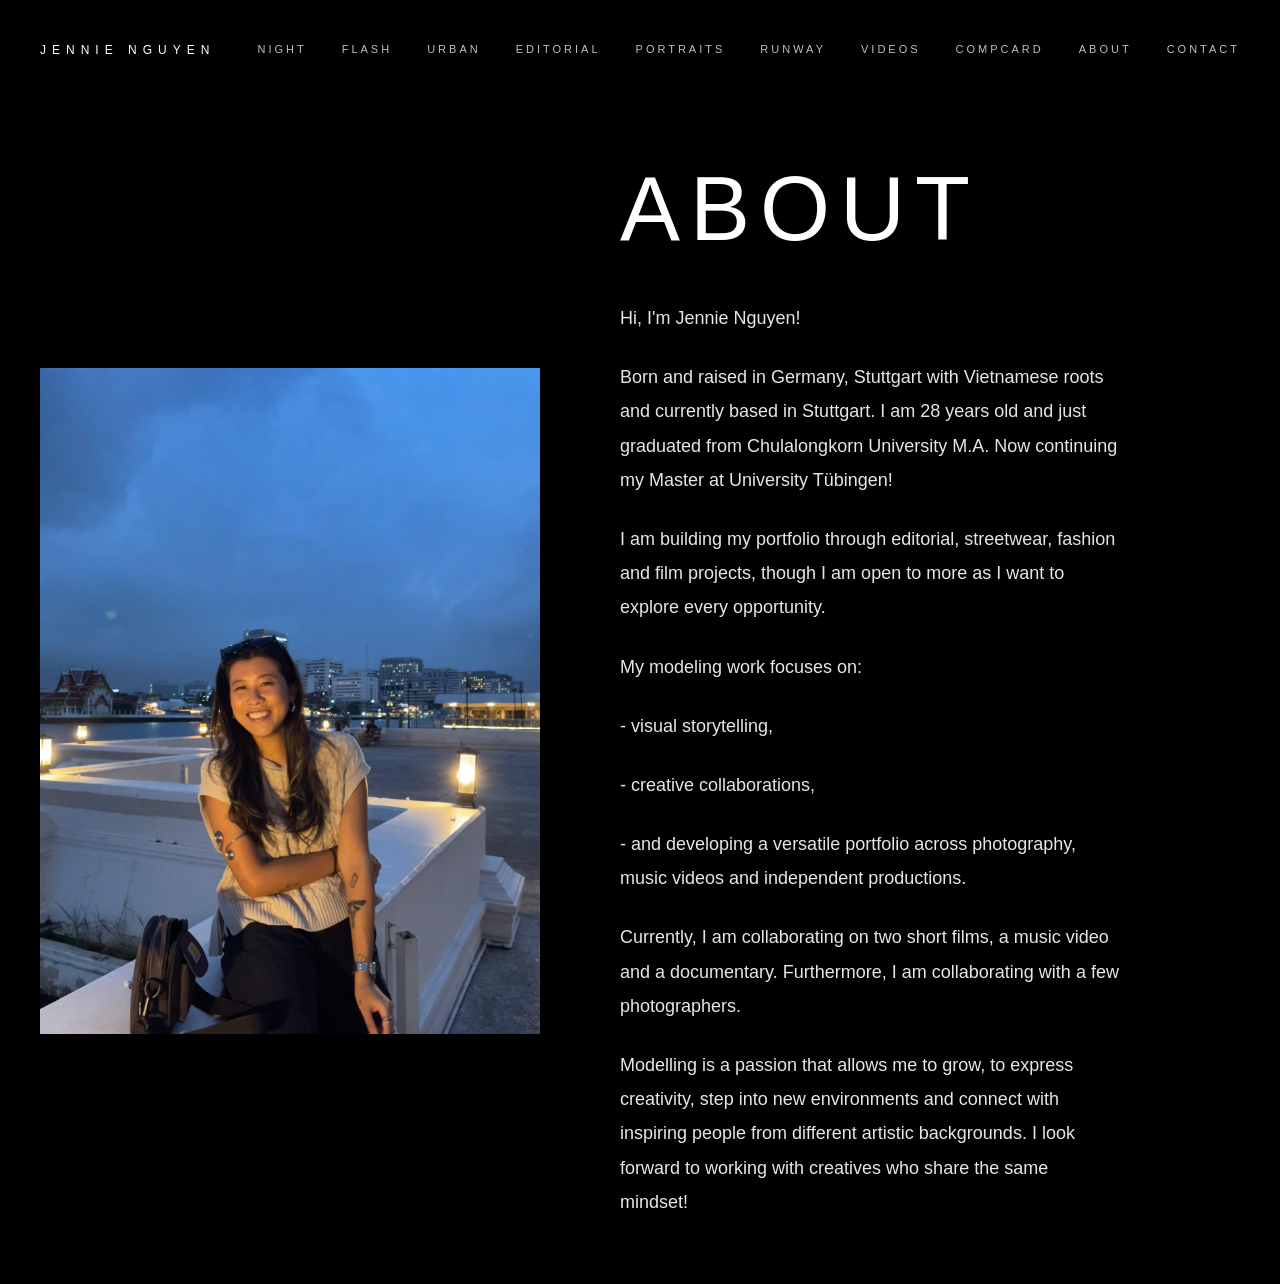
<file: about.html>
<!DOCTYPE html>

<html lang="en">

<head>

<meta charset="UTF-8">

<meta name="viewport"
content="width=device-width, initial-scale=1.0">

<title>About | Jennie Nguyen</title>

<link rel="stylesheet"
href="about.css">

</head>

<body>

<header>

<div class="logo">

<a href="index.html">

JENNIE NGUYEN

</a>

</div>

<nav>

<a href="night.html">Night</a>
<a href="flash.html">Flash</a>
<a href="urban.html">Urban</a>
<a href="editorial.html">Editorial</a>
<a href="portraits.html">Portraits</a>
<a href="runway.html">Runway</a>
<a href="videos.html">Videos</a>
<a href="compcard.html">Compcard</a>
<a href="about.html">About</a>
<a href="contact.html">Contact</a>

</nav>

</header>


<section class="about">

<div class="about-image">

<img src="about.jpeg">

</div>


<div class="about-text">

<h1>ABOUT</h1>

<p>

Hi, I'm Jennie Nguyen!

</p>

<p>

Born and raised in Germany, Stuttgart with Vietnamese roots and currently based in Stuttgart. I am 28 years old and just graduated from Chulalongkorn University M.A. Now continuing my Master at University Tübingen!

</p>

<p>

I am building my portfolio through editorial, streetwear,
fashion and film projects, though I am open to more as I want to explore every opportunity.

</p>

<p>

My modeling work focuses on: 

</p>

<p>

- visual storytelling,

</p>

<p>

- creative collaborations, 

</p>

<p>

- and developing a versatile portfolio across photography, music videos and independent productions.

</p>

<p>

Currently, I am collaborating on two short films, a music video and a documentary. Furthermore, I am collaborating with a few photographers. 

</p>

<p>

Modelling is a passion that allows me to grow, to express creativity, step into new environments and connect with inspiring people from different artistic backgrounds. I look forward to working with creatives who share the same mindset!</p>

</div>

</section>


</body>

</html>
</file>
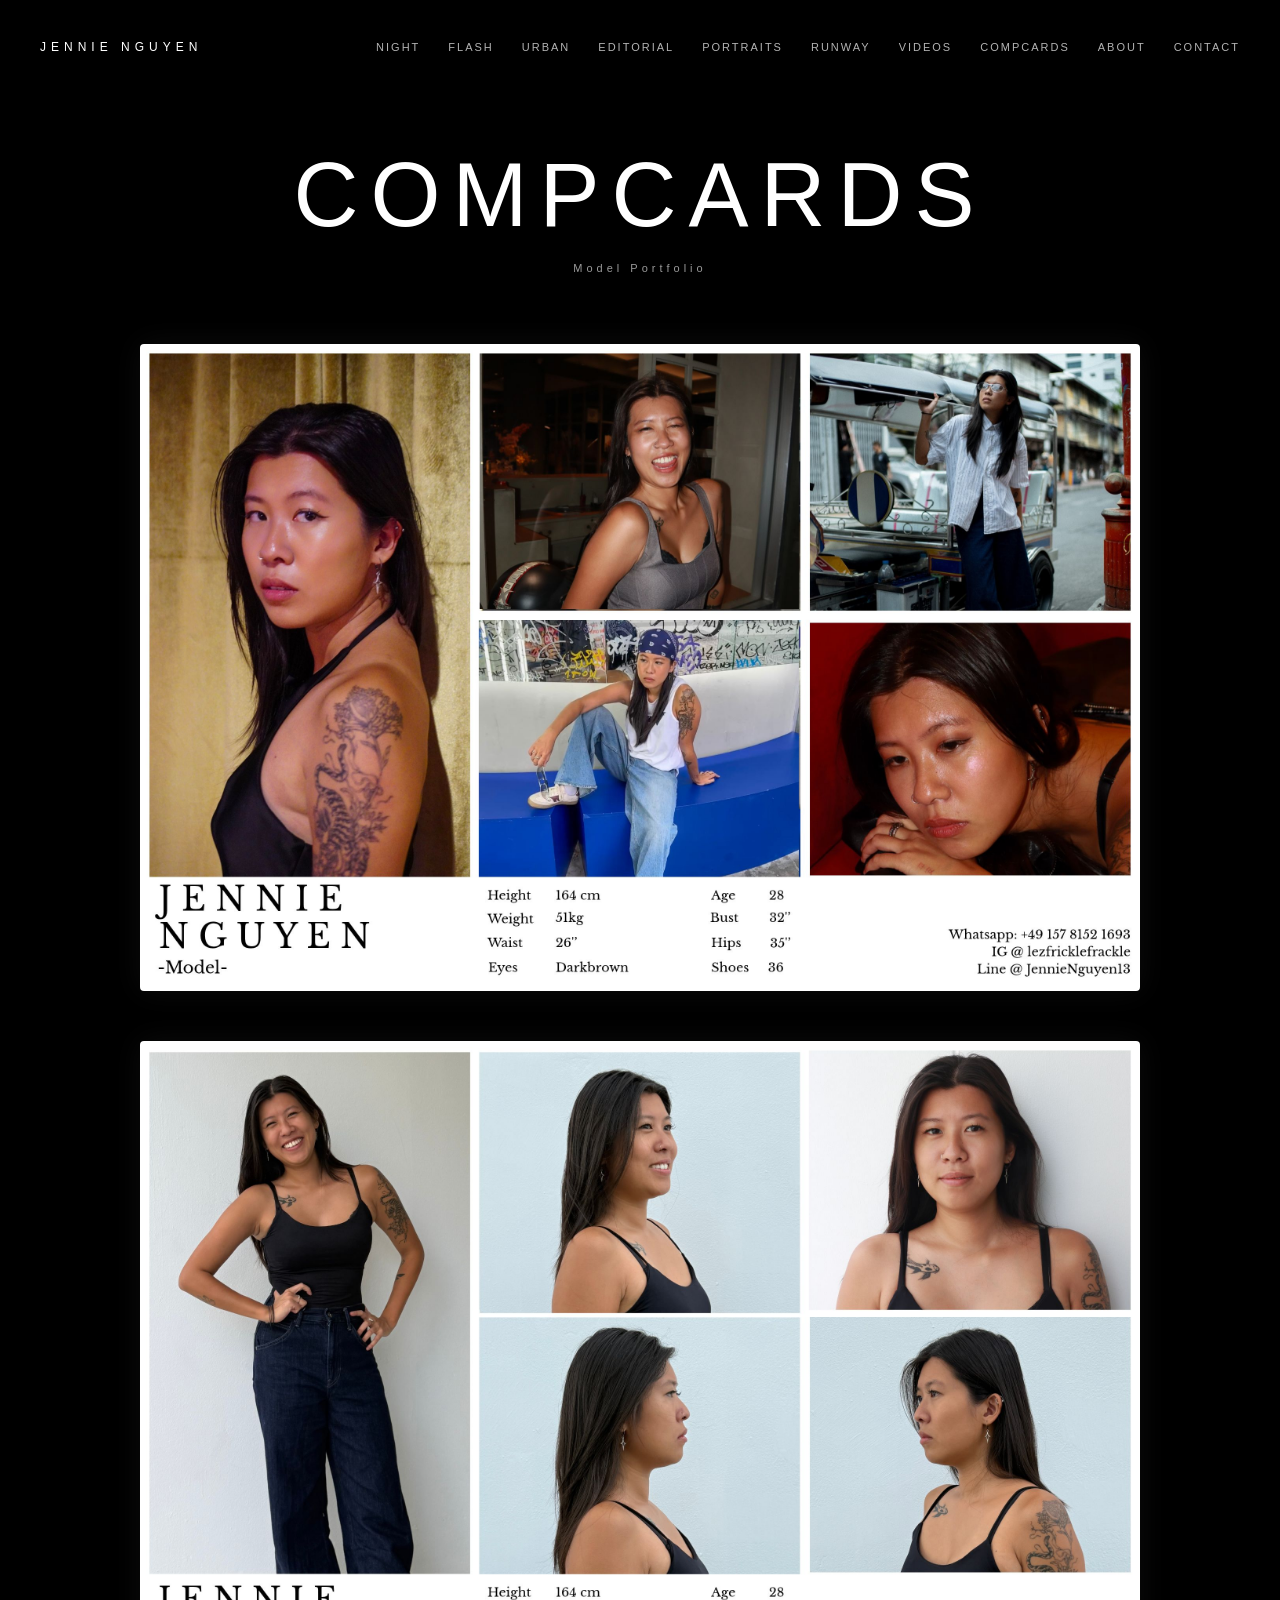
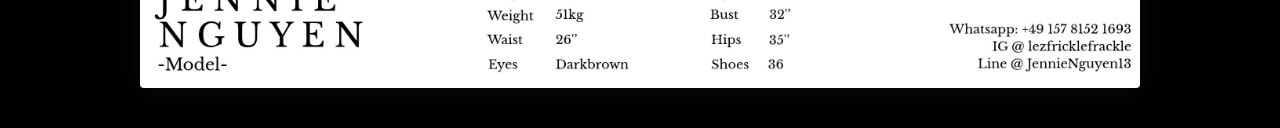
<file: compcard.html>
<!DOCTYPE html>
<html lang="en">

<head>

<meta charset="UTF-8">

<meta name="viewport"
content="width=device-width, initial-scale=1.0">

<title>Compcards | Jennie Nguyen</title>

<link rel="stylesheet"
href="compcard.css">

</head>

<body>

<header>

<div class="logo">

<a href="index.html">

JENNIE NGUYEN

</a>

</div>

<nav>

<a href="night.html">Night</a>

<a href="flash.html">Flash</a>

<a href="urban.html">Urban</a>

<a href="editorial.html">Editorial</a>

<a href="portraits.html">Portraits</a>

<a href="runway.html">Runway</a>

<a href="videos.html">Videos</a>

<a href="compcard.html">Compcards</a>

<a href="about.html">About</a>

<a href="contact.html">Contact</a>

</nav>

</header>


<section class="intro">

<h1>COMPCARDS</h1>

<p>Model Portfolio</p>

</section>



<section class="cards">

<img src="compcard2.jpg">

<img src="compcard1.jpg">

</section>

</body>

</html>
</file>
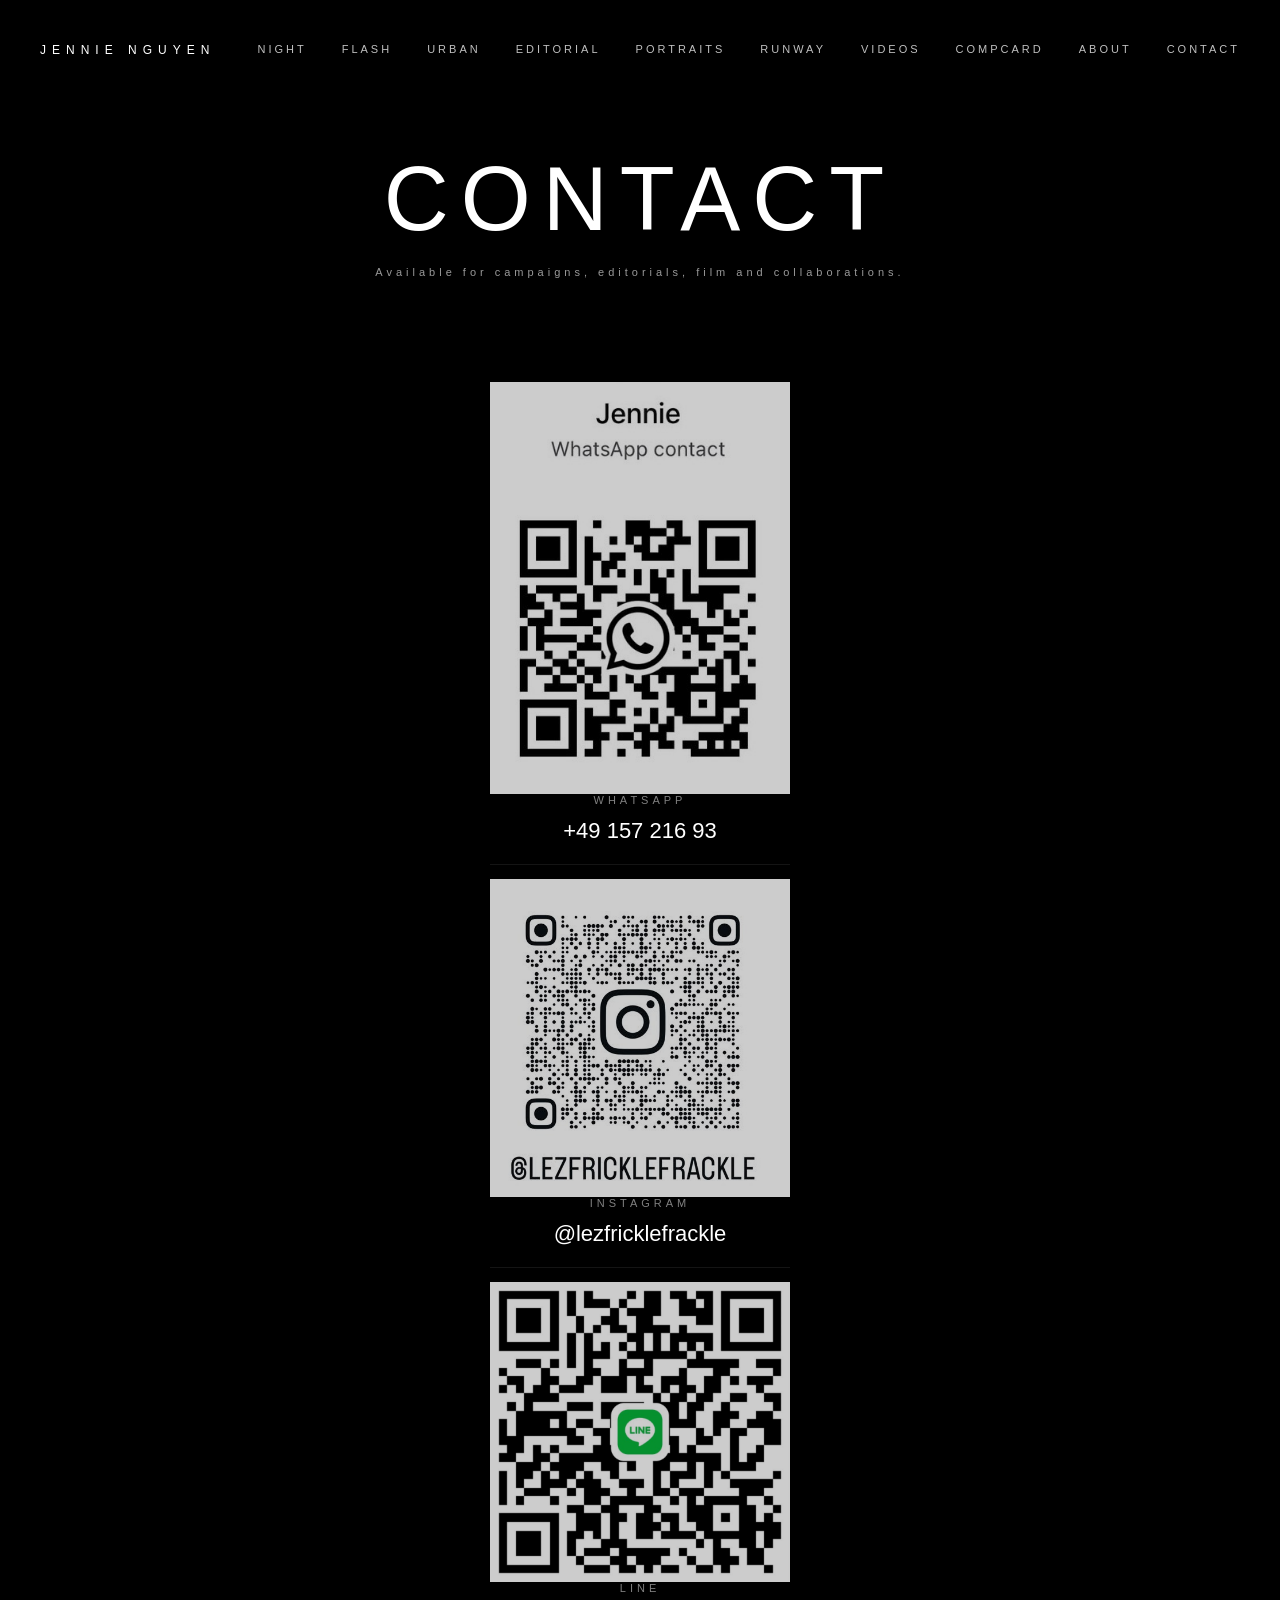
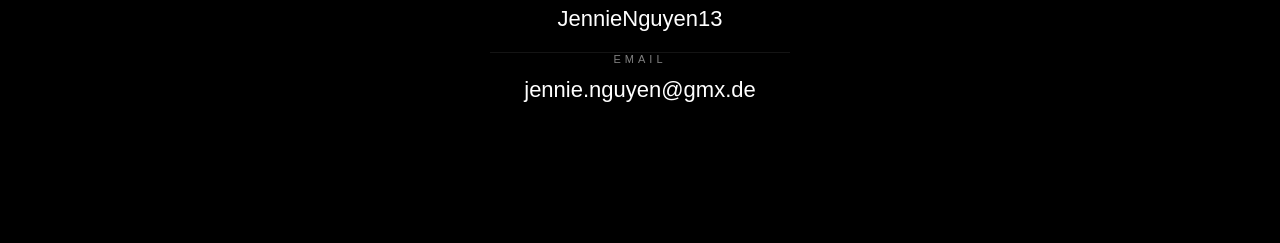
<file: contact.html>
<!DOCTYPE html>
<html lang="en">

<head>

<meta charset="UTF-8">

<meta name="viewport"
content="width=device-width, initial-scale=1.0">

<title>Contact | Jennie Nguyen</title>

<link rel="stylesheet"
href="contact.css">

</head>

<body>

<header>

<div class="logo">

<a href="index.html">

JENNIE NGUYEN

</a>

</div>


<nav>

<a href="night.html">Night</a>

<a href="flash.html">Flash</a>

<a href="urban.html">Urban</a>

<a href="editorial.html">Editorial</a>

<a href="portraits.html">Portraits</a>

<a href="runway.html">Runway</a>

<a href="videos.html">Videos</a>

<a href="compcard.html">Compcard</a>

<a href="about.html">About</a>

<a href="contact.html">Contact</a>

</nav>

</header>



<section class="intro">

<h1>CONTACT</h1>

<p>Available for campaigns, editorials, film and collaborations.</p>

</section>


<div class="info">

<div>

<div class="card">

<img src="whatsapp.jpeg">

<span>Whatsapp</span>

<a href="https://wa.me/4915781521693">

+49 157 216 93

</a>

</div>


<div>

<div class="card">

<img src="instagram.jpeg">

<span>Instagram</span>

<a href="https://instagram.com/lezfricklefrackle">

@lezfricklefrackle

</a>

</div>


<div>

<div class="card">

<img src="line.jpeg">

<span>Line</span>

<p>JennieNguyen13</p>

</div>


<div>

<span>Email</span>

<a href="mailto:jennie.nguyen@gmx.de">

jennie.nguyen@gmx.de

<div>

</body>

</html>
</file>
<file: about.css>
*{

margin:0;
padding:0;
box-sizing:border-box;

}

body{

background:black;

color:white;

font-family:Arial,sans-serif;

padding:40px;

}



header{

display:flex;

justify-content:space-between;

align-items:center;

margin-bottom:100px;

}



.logo a{

text-decoration:none;

color:white;

font-size:12px;

letter-spacing:6px;

font-weight:300;

}



nav{

display:flex;

gap:35px;

}



nav a{

text-decoration:none;

color:white;

font-size:11px;

letter-spacing:3px;

text-transform:uppercase;

opacity:.75;

}



.about{

display:flex;

align-items:center;

gap:80px;

max-width:1300px;

margin:auto;

}



.about-image img{

width:500px;

display:block;

}



.about-text{

max-width:500px;

}



.about-text h1{

font-size:90px;

font-weight:300;

letter-spacing:10px;

margin-bottom:40px;

}



.about-text p{

font-size:18px;

line-height:1.9;

margin-bottom:25px;

opacity:.9;

}
</file>
<file: compcard.css>
*{

margin:0;
padding:0;
box-sizing:border-box;

}

body{

background:black;

font-family:Arial,sans-serif;

color:white;

padding:40px;

}



header{

display:flex;

justify-content:space-between;

align-items:center;

margin-bottom:90px;

}



.logo{

font-size:12px;

letter-spacing:5px;

}



.logo a{

color:white;

text-decoration:none;

}


.logo a:visited{

color:white;

}



nav{

display:flex;

gap:28px;

flex-wrap:wrap;

}



nav a{

color:white;

text-decoration:none;

font-size:11px;

letter-spacing:2px;

text-transform:uppercase;

opacity:.7;

transition:.3s;

}


nav a:hover{

opacity:1;

}



.intro{

text-align:center;

margin-bottom:70px;

}



.intro h1{

font-size:90px;

font-weight:300;

letter-spacing:12px;

margin-bottom:15px;

}



.intro p{

font-size:11px;

letter-spacing:4px;

opacity:.6;

}



.cards{

display:flex;

justify-content:center;

gap:50px;

flex-wrap:wrap;

max-width:1400px;

margin:auto;

}



.cards img{

width:1000px;

max-width:100%;

box-shadow:

0 0 30px rgba(255,255,255,.05);

transition:.4s;

border-radius:4px;

}



.cards img:hover{

transform:scale(1.01);

}
</file>
<file: contact.css>
*{

margin:0;
padding:0;
box-sizing:border-box;

}

body{

background:black;

color:white;

font-family:Arial, Helvetica, sans-serif;

padding:40px;

}



header{

display:flex;

justify-content:space-between;

align-items:center;

margin-bottom:90px;

}



.logo a{

text-decoration:none;

color:white;

font-size:12px;

letter-spacing:6px;

font-weight:300;

}


.logo a:visited{

color:white;

}


.logo a:hover{

opacity:.7;

}



nav{

display:flex;

gap:35px;

flex-wrap:wrap;

}



nav a{

text-decoration:none;

color:white;

font-size:11px;

letter-spacing:3px;

text-transform:uppercase;

opacity:.75;

transition:.3s;

}



nav a:hover{

opacity:1;

}



.intro{

text-align:center;

margin-bottom:90px;

}



.intro h1{

font-size:90px;

font-weight:300;

letter-spacing:12px;

margin-bottom:15px;

}



.intro p{

font-size:11px;

letter-spacing:4px;

opacity:.6;

}



.info div{

display:flex;

flex-direction:column;

align-items:center;

text-align:center;

padding-bottom:20px;

}

.info div:not(:last-child){

border-bottom:1px solid rgba(255,255,255,.08);

}



.info span{

display:block;

font-size:11px;

letter-spacing:4px;

text-transform:uppercase;

opacity:.5;

margin-bottom:12px;

}



.info a{

text-decoration:none;

color:white;

font-size:22px;

transition:.3s;

}



.info a:hover{

opacity:.7;

}



.info p{

font-size:22px;

margin:0;

opacity:1;

}



.info img{

width:300px;

height:px;

object-fit:contain;

margin-top:14px;

opacity:.8;

}
</file>
